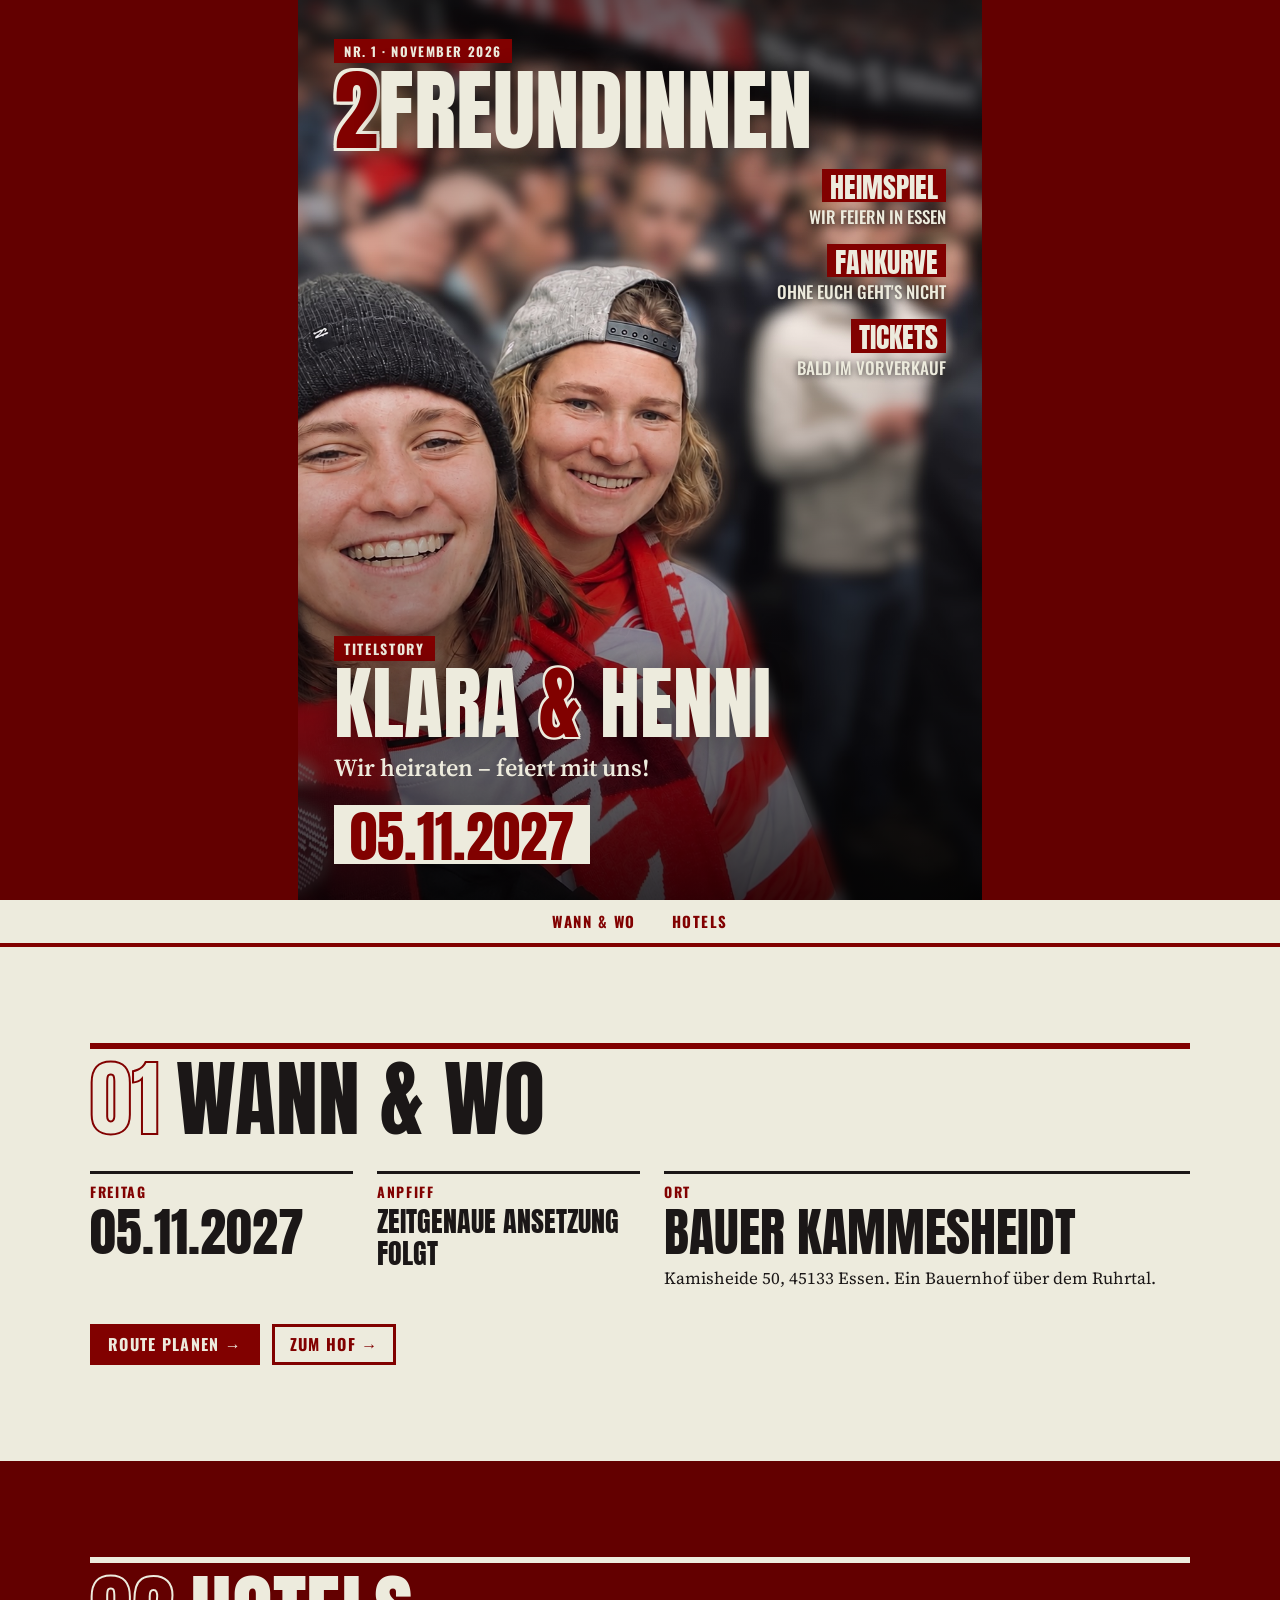
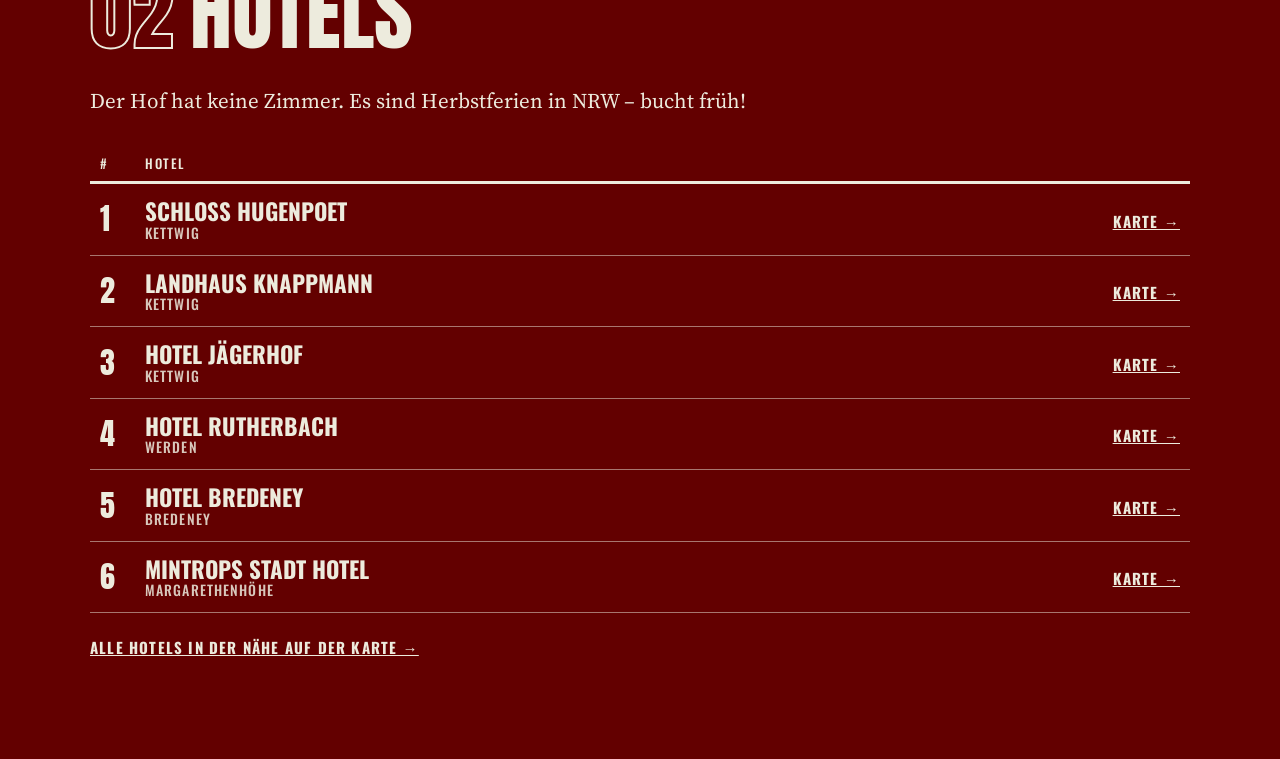
<file: index.html>
<!doctype html>
<html lang="de">
<head>
  <meta charset="utf-8">
  <meta name="viewport" content="width=device-width, initial-scale=1">
  <title>2 Freundinnen · Klara &amp; Henni heiraten – 05.11.2027</title>
  <meta name="description" content="Klara und Henni heiraten am 05.11.2027 in Essen.">
  <link rel="preconnect" href="https://fonts.googleapis.com">
  <link rel="preconnect" href="https://fonts.gstatic.com" crossorigin>
  <link href="https://fonts.googleapis.com/css2?family=Anton&family=Oswald:wght@500;700&family=Source+Serif+4:opsz,wght@8..60,400;8..60,600&display=swap" rel="stylesheet">
  <link rel="stylesheet" href="style.css">
</head>
<body>

  <!-- Cover -->
  <header class="cover-wrap" id="start">
  <div class="cover">
    <img class="cover__bg" src="img/titel.jpg" alt="Klara und Henni im Fußballstadion" width="1086" height="1448">
    <div class="cover__shade"></div>

    <div class="cover__top">
      <p class="cover__issue">Nr. 1 · November 2026</p>
      <div class="logo cover__logo"><span>2</span>Freundinnen</div>
    </div>

    <ul class="cover__lines">
      <li><b>Heimspiel</b>Wir feiern in Essen</li>
      <li><b>Fankurve</b>Ohne euch geht's nicht</li>
      <li><b>Tickets</b>Bald im Vorverkauf</li>
    </ul>


    <div class="cover__main">
      <p class="cover__kicker">Titelstory</p>
      <h1 class="headline">Klara <span>&amp;</span> Henni</h1>
      <p class="cover__sub">Wir heiraten – feiert mit uns!</p>
      <div class="cover__date">
        <span class="cover__datebig">05.11.2027</span>
      </div>
    </div>

    <div class="cover__barcode" aria-hidden="true">
      <div class="bars"></div>
      <span>4 051127 052027</span>
    </div>
  </div>
  </header>

  <nav class="nav">
    <a href="#wann-wo">Wann &amp; wo</a>
    <a href="#hotels">Hotels</a>
  </nav>

  <main>

    <!-- 01 Wann & wo -->
    <section class="section" id="wann-wo">
      <div class="section__inner">
        <h2 class="section__head"><span class="section__num">01</span> Wann &amp; wo</h2>

        <div class="facts">
          <div class="fact">
            <span class="fact__label">Freitag</span>
            <span class="fact__value">05.11.2027</span>
          </div>
          <div class="fact">
            <span class="fact__label">Anpfiff</span>
            <span class="fact__value fact__value--small">Zeitgenaue Ansetzung folgt</span>
          </div>
          <div class="fact fact--wide">
            <span class="fact__label">Ort</span>
            <span class="fact__value">Bauer Kammesheidt</span>
            <span class="fact__note">Kamisheide 50, 45133 Essen. Ein Bauernhof über dem Ruhrtal.</span>
          </div>
        </div>

        <div class="buttons">
          <a class="btn" href="https://www.google.com/maps/search/?api=1&amp;query=Bauer+Kammesheidt+Kamisheide+50+45133+Essen" target="_blank" rel="noopener">Route planen →</a>
          <a class="btn btn--ghost" href="https://kammesheidt.de" target="_blank" rel="noopener">Zum Hof →</a>
        </div>
      </div>
    </section>

    <!-- 02 Hotels -->
    <section class="section section--red" id="hotels">
      <div class="section__inner">
        <h2 class="section__head"><span class="section__num">02</span> Hotels</h2>
        <p class="intro">Der Hof hat keine Zimmer. Es sind Herbstferien in NRW – bucht früh!</p>

        <table class="table">
          <thead>
            <tr><th>#</th><th>Hotel</th><th><span class="sr-only">Karte</span></th></tr>
          </thead>
          <tbody>
            <tr>
              <td>1</td>
              <td class="table__name">Schloss Hugenpoet<small>Kettwig</small></td>
              <td><a href="https://www.google.com/maps/search/?api=1&amp;query=Schloss+Hugenpoet+Essen" target="_blank" rel="noopener">Karte →</a></td>
            </tr>
            <tr>
              <td>2</td>
              <td class="table__name">Landhaus Knappmann<small>Kettwig</small></td>
              <td><a href="https://www.google.com/maps/search/?api=1&amp;query=Hotel+Landhaus+Knappmann+Essen+Kettwig" target="_blank" rel="noopener">Karte →</a></td>
            </tr>
            <tr>
              <td>3</td>
              <td class="table__name">Hotel Jägerhof<small>Kettwig</small></td>
              <td><a href="https://www.google.com/maps/search/?api=1&amp;query=Hotel+J%C3%A4gerhof+Essen+Kettwig" target="_blank" rel="noopener">Karte →</a></td>
            </tr>
            <tr>
              <td>4</td>
              <td class="table__name">Hotel Rutherbach<small>Werden</small></td>
              <td><a href="https://www.google.com/maps/search/?api=1&amp;query=Hotel+Rutherbach+Essen" target="_blank" rel="noopener">Karte →</a></td>
            </tr>
            <tr>
              <td>5</td>
              <td class="table__name">Hotel Bredeney<small>Bredeney</small></td>
              <td><a href="https://www.google.com/maps/search/?api=1&amp;query=Hotel+Bredeney+Essen" target="_blank" rel="noopener">Karte →</a></td>
            </tr>
            <tr>
              <td>6</td>
              <td class="table__name">Mintrops Stadt Hotel<small>Margarethenhöhe</small></td>
              <td><a href="https://www.google.com/maps/search/?api=1&amp;query=Mintrops+Stadt+Hotel+Margarethenh%C3%B6he+Essen" target="_blank" rel="noopener">Karte →</a></td>
            </tr>
          </tbody>
        </table>

        <a class="more" href="https://www.google.com/maps/search/?api=1&amp;query=Hotels+in+der+N%C3%A4he+von+Kamisheide+50+45133+Essen" target="_blank" rel="noopener">Alle Hotels in der Nähe auf der Karte →</a>
      </div>
    </section>

  </main>

</body>
</html>
</file>
<file: style.css>
/* Farbpalette: Cotton, Cherry Red, Maroon, Noir Black */
:root {
  --red: #810100;
  --maroon: #630000;
  --white: #edebdd;
  --ink: #1b1717;
  --display: "Anton", Impact, sans-serif;
  --cond: "Oswald", "Arial Narrow", sans-serif;
  --serif: "Source Serif 4", Georgia, serif;
}

* { box-sizing: border-box; }
html { scroll-behavior: smooth; }
body {
  margin: 0;
  background: var(--white);
  color: var(--ink);
  font-family: var(--serif);
  font-size: 19px;
  line-height: 1.55;
}
img { max-width: 100%; display: block; }
a { color: inherit; }
.sr-only {
  position: absolute; width: 1px; height: 1px; overflow: hidden;
  clip: rect(0 0 0 0); white-space: nowrap;
}

/* Logo "FREUND|INNEN" */
.logo {
  font-family: var(--display);
  text-transform: uppercase;
  line-height: .85;
  white-space: nowrap;
}
.logo span { color: var(--red); }

/* ---------- COVER ---------- */
/* Auf breiten Bildschirmen: Cover als Hochformat-Magazinseite in der Mitte */
.cover-wrap { display: flex; justify-content: center; background: var(--maroon); }
.cover {
  container-type: inline-size;
  --logo: 14.5cqw;
  position: relative;
  width: min(100%, 76vh);
  width: min(100%, 76svh);
  min-height: 100vh;
  min-height: 100svh;
  overflow: hidden;
  color: var(--white);
  background: var(--ink);
  display: grid;
  grid-template-rows: auto 1fr auto;
  gap: 20px;
  padding: clamp(14px, 3vw, 36px);
}
.cover__bg {
  position: absolute; inset: 0;
  width: 100%; height: 100%;
  object-fit: cover;
  object-position: 0% 40%;
}
.cover__shade {
  position: absolute; inset: 0;
  background:
    linear-gradient(180deg, rgba(0,0,0,.55) 0%, rgba(0,0,0,0) 35%),
    linear-gradient(0deg, rgba(0,0,0,.8) 0%, rgba(0,0,0,.2) 45%, rgba(0,0,0,0) 65%);
}
.cover__top, .cover__lines, .cover__main { position: relative; z-index: 1; }

.cover__issue {
  display: inline-block;
  margin: 0 0 10px;
  background: var(--red);
  padding: 3px 10px;
  font: 700 13px/1.4 var(--cond);
  text-transform: uppercase;
  letter-spacing: .12em;
}
.cover__logo {
  font-size: var(--logo);
  text-shadow: 0 3px 24px rgba(0,0,0,.35);
}

.cover__lines {
  list-style: none;
  margin: 0; padding: 0;
  align-self: start;
  justify-self: end;
  text-align: right;
  font: 500 17px/1.25 var(--cond);
  text-transform: uppercase;
  text-shadow: 0 1px 6px rgba(0,0,0,.7);
}
.cover__lines li { margin-bottom: 16px; }
.cover__lines b {
  display: table;
  margin-left: auto;
  margin-bottom: 4px;
  padding: 3px 8px 0;
  background: var(--red);
  font: 400 28px/1.1 var(--display);
  text-shadow: none;
}

.cover__main { align-self: end; }
.cover__kicker {
  display: inline-block;
  margin: 0 0 8px;
  padding: 2px 10px;
  background: var(--red);
  font: 700 14px/1.5 var(--cond);
  text-transform: uppercase;
  letter-spacing: .12em;
}
.headline {
  margin: 0;
  font: 400 13cqw/.86 var(--display);
  text-transform: uppercase;
  text-shadow: 0 4px 30px rgba(0,0,0,.4);
}
.headline span { color: var(--red); }
.cover__sub {
  margin: 12px 0 18px;
  font-size: clamp(18px, 4cqw, 28px);
  font-weight: 600;
}
.cover__date { display: flex; align-items: center; flex-wrap: wrap; gap: 6px 18px; }
.cover__datebig {
  background: var(--white);
  color: var(--red);
  padding: 4px 16px 0;
  font: 400 9cqw/1 var(--display);
}
.cover__datesmall {
  font: 700 clamp(14px, 2.8cqw, 22px)/1.3 var(--cond);
  text-transform: uppercase;
  letter-spacing: .04em;
}

.cover__barcode {
  position: absolute; z-index: 2;
  right: clamp(14px, 3vw, 36px);
  bottom: clamp(14px, 3vw, 36px);
  background: var(--white);
  color: var(--ink);
  padding: 8px 10px 4px;
  font: 500 11px/1.4 var(--cond);
  letter-spacing: .12em;
  text-align: center;
}
.bars {
  width: 110px; height: 46px;
  background: repeating-linear-gradient(90deg,
    #111 0 2px, transparent 2px 4px, #111 4px 5px, transparent 5px 8px,
    #111 8px 11px, transparent 11px 12px, #111 12px 13px, transparent 13px 16px);
}

/* ---------- NAV ---------- */
.nav {
  position: sticky; top: 0; z-index: 10;
  display: flex; justify-content: center; flex-wrap: wrap;
  background: var(--white);
  border-bottom: 4px solid var(--red);
}
.nav a {
  padding: 14px 18px;
  color: var(--red);
  font: 700 15px/1 var(--cond);
  text-transform: uppercase;
  letter-spacing: .1em;
  text-decoration: none;
}
.nav a:hover { background: var(--red); color: var(--white); }

/* ---------- SECTIONS ---------- */
.section { padding: clamp(48px, 8vw, 96px) 16px; scroll-margin-top: 50px; }
.section__inner { max-width: 1100px; margin: 0 auto; }
.section--red { background: var(--maroon); color: var(--white); }

.section__head {
  display: flex; align-items: baseline; gap: 16px;
  margin: 0 0 32px;
  padding-top: 10px;
  border-top: 6px solid var(--red);
  font: 400 clamp(44px, 7vw, 84px)/.95 var(--display);
  text-transform: uppercase;
}
.section__num {
  color: transparent;
  -webkit-text-stroke: 2px var(--red);
}
.section--red .section__head { border-color: var(--white); }
.section--red .section__num { -webkit-text-stroke-color: var(--white); }

/* 01 Wann & wo */
.facts {
  display: grid;
  grid-template-columns: 1fr 1fr 2fr;
  gap: 24px;
  margin-bottom: 32px;
}
.fact { border-top: 3px solid var(--ink); padding-top: 10px; }
.fact__label {
  display: block;
  color: var(--red);
  font: 700 14px/1.2 var(--cond);
  text-transform: uppercase;
  letter-spacing: .12em;
}
.fact__value {
  display: block;
  margin-top: 4px;
  font: 400 clamp(30px, 4.2vw, 52px)/1.05 var(--display);
  text-transform: uppercase;
}
.fact__value--small { font-size: clamp(20px, 2.2vw, 28px); line-height: 1.15; }
.fact__note { display: block; margin-top: 6px; font-size: 17px; }

.buttons { display: flex; flex-wrap: wrap; gap: 12px; }
.btn {
  display: inline-block;
  padding: 11px 18px;
  background: var(--red);
  color: var(--white);
  font: 700 16px/1.2 var(--cond);
  text-transform: uppercase;
  letter-spacing: .08em;
  text-decoration: none;
}
.btn:hover { background: var(--ink); }
.btn--ghost { background: transparent; color: var(--red); box-shadow: inset 0 0 0 3px var(--red); }
.btn--ghost:hover { background: var(--red); color: var(--white); }

/* 02 Hotels: als Tabelle */
.intro { max-width: 720px; margin: 0 0 28px; font-size: 21px; }
.table {
  width: 100%;
  border-collapse: collapse;
  font-family: var(--cond);
  text-transform: uppercase;
}
.table th {
  padding: 8px 10px;
  border-bottom: 3px solid var(--white);
  text-align: left;
  font-weight: 500;
  font-size: 13px;
  letter-spacing: .12em;
}
.table td {
  padding: 14px 10px;
  border-bottom: 1px solid rgba(237,235,221,.5);
  vertical-align: middle;
}
.table td:first-child { width: 1%; padding-right: 20px; font: 400 30px/1 var(--display); }
.table td:last-child { text-align: right; }
.table__name { font-weight: 700; font-size: 23px; line-height: 1.15; }
.table__name small {
  display: block;
  font-weight: 500;
  font-size: 14px;
  letter-spacing: .08em;
  opacity: .85;
}
.table a {
  color: var(--white);
  font-weight: 700;
  font-size: 15px;
  letter-spacing: .08em;
  white-space: nowrap;
}
.table tbody tr:hover { background: rgba(237,235,221,.1); }
.more {
  display: inline-block;
  margin-top: 24px;
  color: var(--white);
  font: 700 15px/1.4 var(--cond);
  text-transform: uppercase;
  letter-spacing: .08em;
}

/* ---------- RESPONSIVE ---------- */
@container (max-width: 760px) {
  .cover__barcode { display: none; }
}
@container (max-width: 480px) {
  .cover__lines { font-size: 12px; }
  .cover__lines li { margin-bottom: 8px; }
  .cover__lines b { font-size: 18px; }
  .cover__issue { font-size: 11px; }
}
@media (max-width: 760px) {
  .facts { grid-template-columns: 1fr 1fr; }
  .fact--wide { grid-column: 1 / -1; }
}
@media (max-width: 640px) {
  body { font-size: 18px; }
  .nav a { padding: 12px 12px; font-size: 14px; }
  .table__name { font-size: 19px; }
  .table td { padding: 12px 6px; }
  .table td:first-child { font-size: 24px; padding-right: 10px; }
}

/* Weinrote "2" und "&" auf dem dunklen Foto mit Creme-Kontur lesbar machen */
.cover__logo span, .headline span {
  --o: .03em;
  text-shadow:
    var(--o) 0 0 var(--white), calc(var(--o) * -1) 0 0 var(--white),
    0 var(--o) 0 var(--white), 0 calc(var(--o) * -1) 0 var(--white),
    var(--o) var(--o) 0 var(--white), calc(var(--o) * -1) var(--o) 0 var(--white),
    var(--o) calc(var(--o) * -1) 0 var(--white), calc(var(--o) * -1) calc(var(--o) * -1) 0 var(--white);
}
</file>
